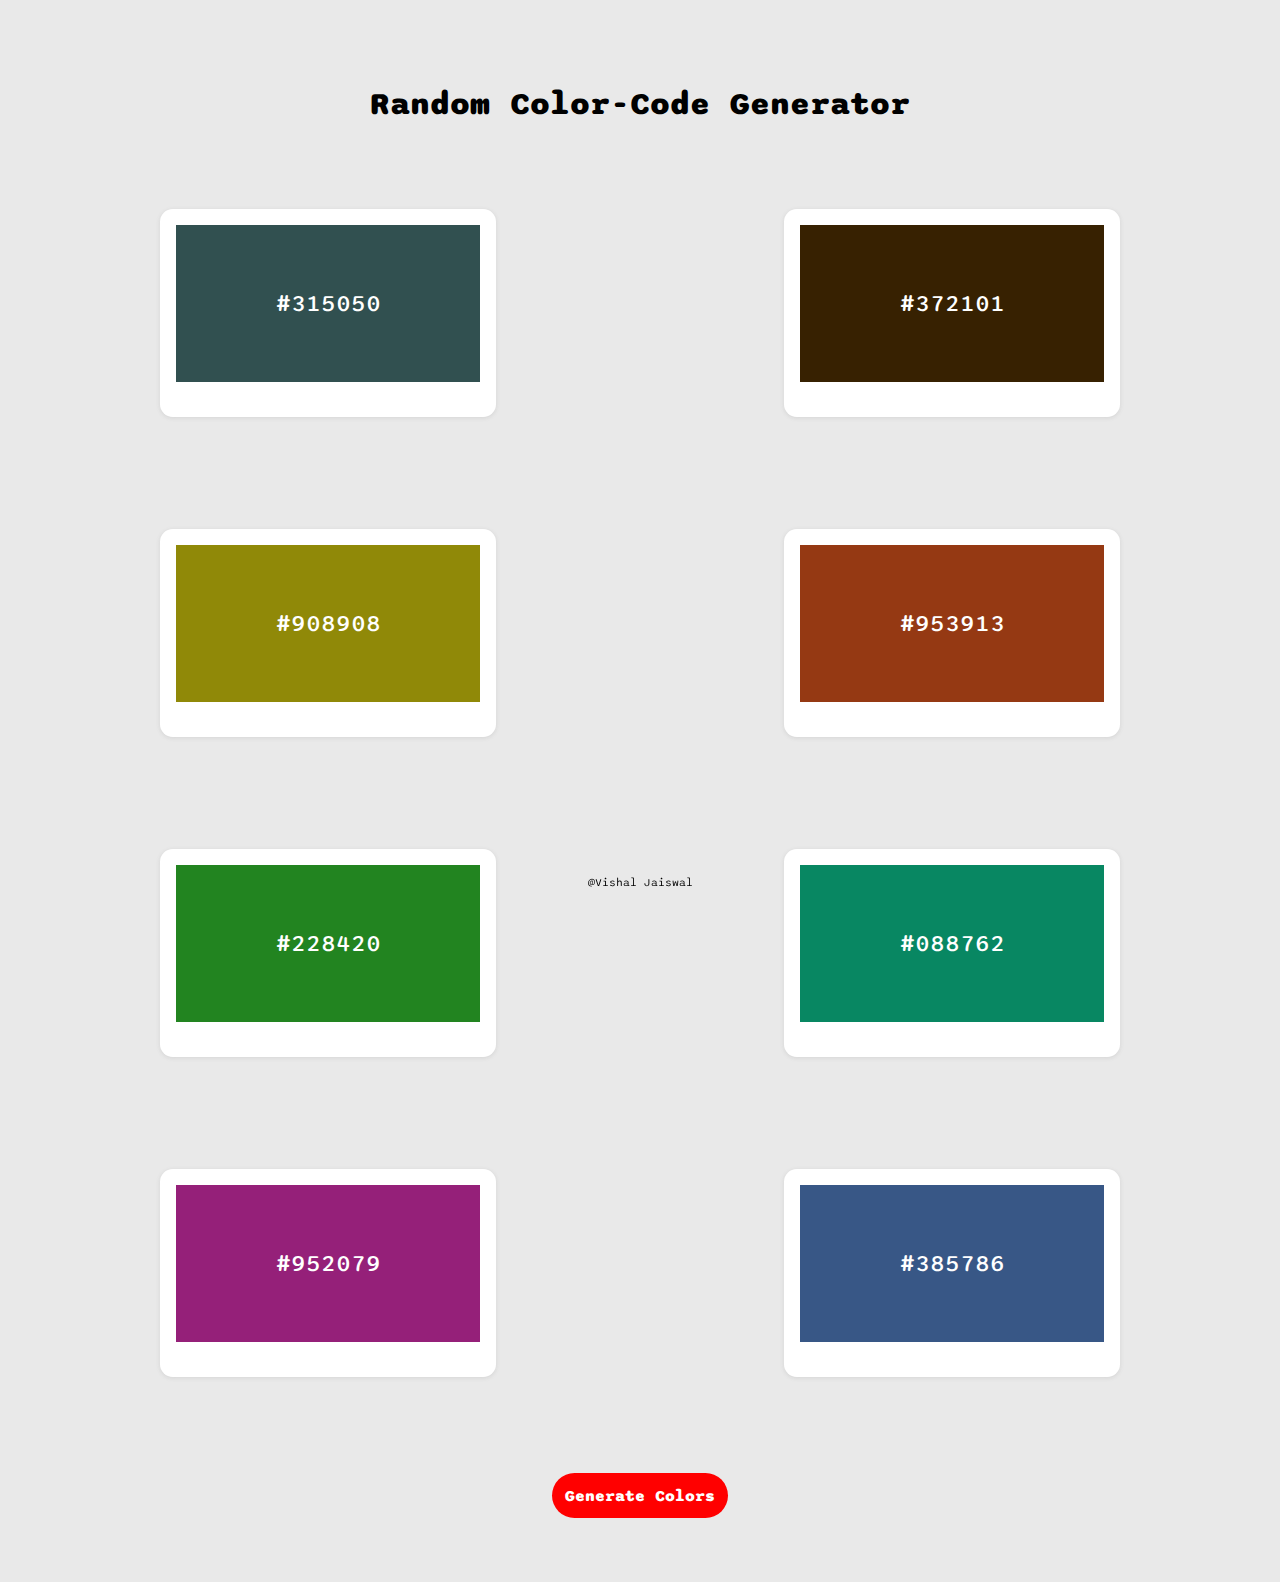
<file: Project-1/index.html>
<!DOCTYPE html>
<html lang="en">
<head>
    <meta charset="UTF-8">
    <meta name="viewport" content="width=device-width, initial-scale=1.0">
    <title>Random Hex Color-Code Generator</title>
    <link rel="stylesheet" href="style.css">
</head>
<body>
    <h1>Random Color-Code Generator</h1>
    <div class="main">
        <div id="color-box">
            <h2>#000000</h2>
        </div>
        <div id="color-box">
            <h2>#000000</h2>
        </div>
        <div id="color-box">
            <h2>#000000</h2>
        </div>
        <div id="color-box">
            <h2>#000000</h2>
        </div>
        <div id="color-box">
            <h2>#000000</h2>
        </div>
        <div id="color-box">
            <h2>#000000</h2>
        </div>
        <div id="color-box">
            <h2>#000000</h2>
        </div>
        <div id="color-box">
            <h2>#000000</h2>
        </div>
        <script src="index.js"></script>
    </div>
    <button onclick={generateColors()}>Generate Colors</button>
    <div class="footer"><p>@Vishal Jaiswal</p></div>

    
</body>
</html>
</file>
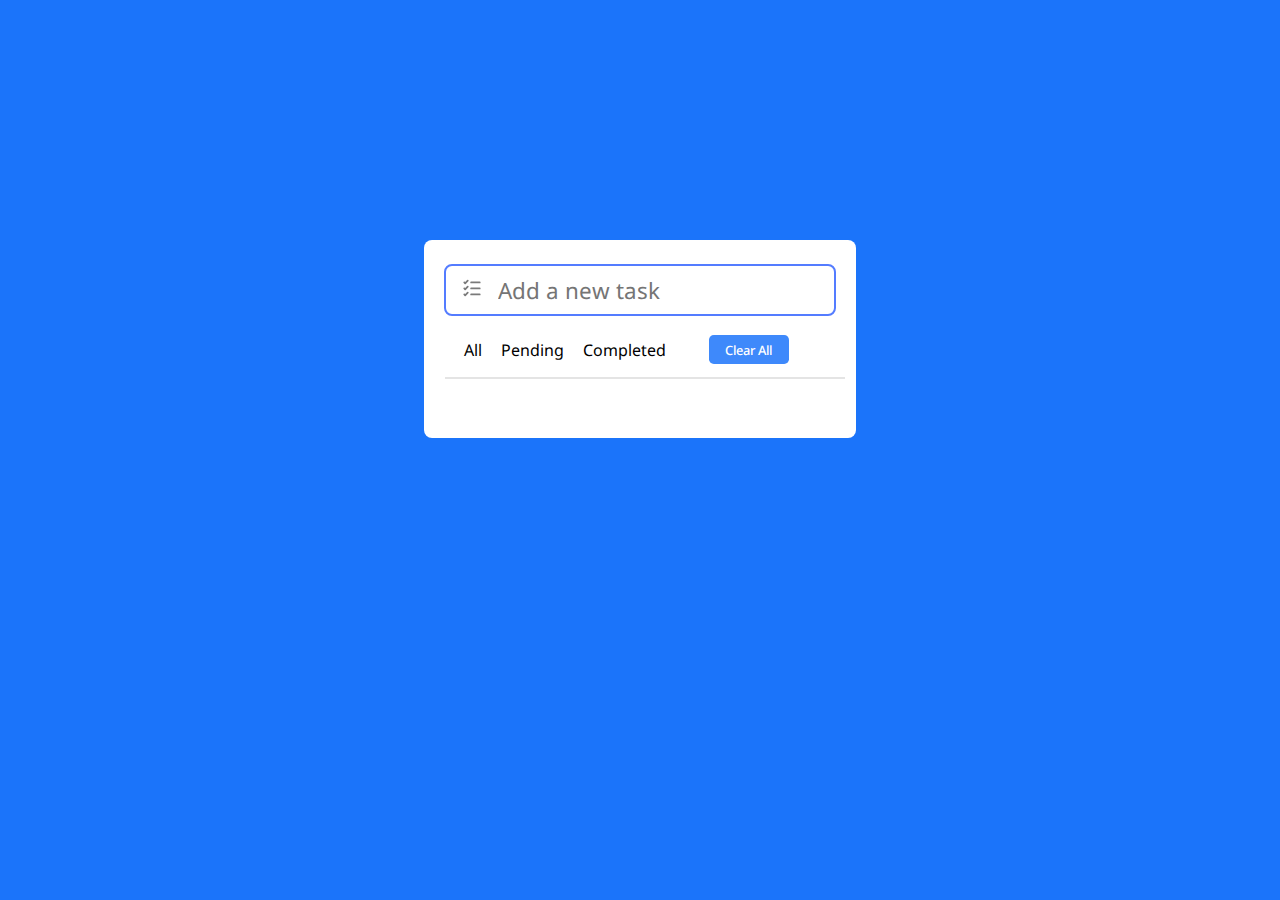
<file: Project-2/index.html>
<!DOCTYPE html>
<html lang="en">
<head>
    <meta charset="UTF-8">
    <meta name="viewport" content="width=device-width, initial-scale=1.0">
    <title>Document</title>
    <link rel="stylesheet" href="style.css">
</head>
<body>
    <div class="wrapper">
        <div class="input">
            <img id="img" src="./svg/task.svg" alt="">
            <input type="text" id="input" placeholder="Add a new task" />
        </div>
        <div class="options">
            <div class="filters">
                <span id="all">All</span>
                <span id="pending">Pending</span>
                <span id="completed">Completed</span>
            </div>
            <button class="clear">Clear All</button>
        </div>
        <div class="tasks">
            <ul class="task-box"></ul>
        </div>
    </div>
    <script src="index.js"></script>
    
</body>
</html>
</file>
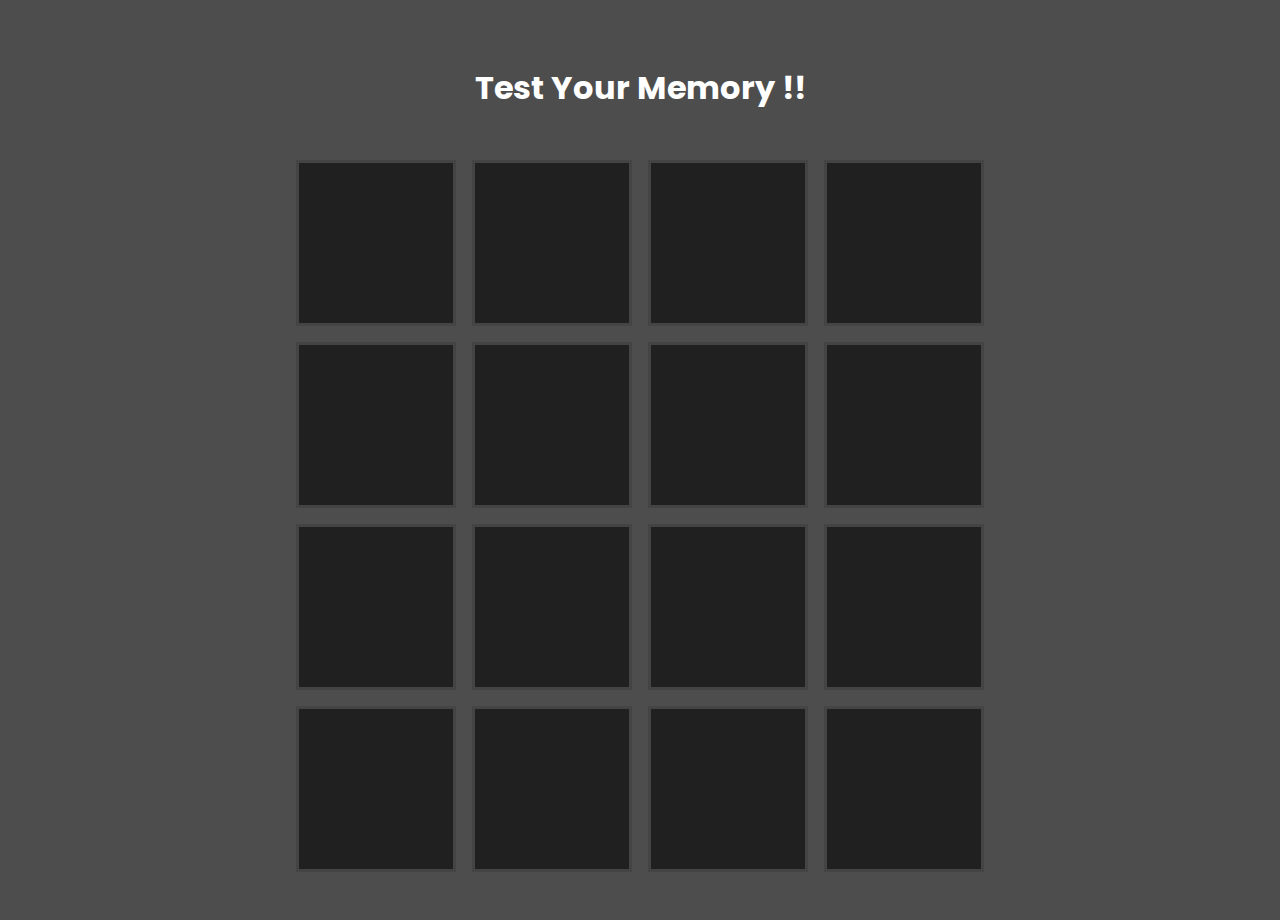
<file: Project-3/index.html>
<!DOCTYPE html>
<html lang="en">
<head>
    <meta charset="UTF-8">
    <meta http-equiv="X-UA-Compatible" content="IE=edge">
    <meta name="viewport" content="width=device-width, initial-scale=1.0">
    <title>Document</title>
    <link rel="stylesheet" href="style.css">
</head>
<body>
    <h1>Test Your Memory !!</h1>
    <div class="tiles">

    </div>

<script src="index.js"></script>
</body>
</html>
</file>
<file: Project-1/style.css>
@import url('https://fonts.googleapis.com/css2?family=Sono:wght@500;700;800&display=swap');

body{
    display: flex;
    flex-direction: column;
    justify-content: center;
    align-items: center;
    margin:4rem 10rem;
    background-color: rgb(233, 233, 233);
    font-family: 'Sono', sans-serif;
    transition: 0.3s;
}
.main{
    display: flex;
    flex-wrap: wrap;
    justify-content: space-between;
    margin-bottom: 3rem;
}
#color-box{
    box-shadow: rgba(107, 107, 107, 0.16) 0px 1px 4px;
    background-color: rgb(255, 255, 255);
    margin-bottom: 3rem;
    margin-top: 4rem;
    height: 13rem;
    width:21rem;
    border-radius: 0.8rem;
    text-align: center;
}
h1{
    font-weight: 800;
}
h2{
    color:white;
    padding: 4rem 1.3rem;
    margin:1rem;
    background-color: black;
    font-weight: 500;
}
button{
    font-family: 'Sono', sans-serif;
    font-weight: 800;
    font-size: 1rem;
    background-color: red;
    color:white;
    border:none;
    width:11rem;
    padding:0.8rem;
    border-radius:8rem;
}
button:hover{
    cursor: pointer;
    background-color: rgb(150, 3, 3);
    transition: 0.3s;
}
.footer{
    position: fixed;
    bottom: 0;
}
p{
    font-size: 0.7rem;
}
</file>
<file: Project-2/style.css>
@import url('https://fonts.googleapis.com/css2?family=Noto+Sans:wght@300;400;500;700;900&display=swap');
*{
    margin: 0;
    padding: 0;
    font-family: 'Noto Sans', sans-serif;
}
body{
    background-color: rgb(27, 116, 250);
}
.wrapper{
    background-color: white;
    display: flex;
    flex-direction: column;
    align-items: center;
    justify-content: center;
    width:25rem;
    margin: 15rem auto;
    padding: 1.5rem 1rem 2.5rem 1rem;
    border-radius:0.5rem;
}
.input{
    position:relative;
}
#img{
    position: absolute;
    width:3rem;
    left:0.2rem;
    color:rgb(219, 17, 17);
}
#input{
    width:20rem;
    height: 3rem;
    font-size: 1.4rem;
    padding:0rem 1rem 0rem 3.2rem;
    outline: none;
    border: 2px solid rgb(84, 124, 255);
    color:rgb(71, 71, 71);
    border-radius:0.5rem ;
}
.options{
    width: 100%;
    display: flex;
    align-items: center;
    margin: 1.2rem 1.2rem 1.2rem 1.8rem;
    border-bottom: 2px solid rgb(228, 228, 228);
    padding-bottom: 0.8rem;
}
.filters{
    display: flex;
    justify-content: space-evenly;
    width:15rem;
    margin-right: 1.5rem;
}
button{
    background-color: rgba(27, 116, 250, 0.849);
    color: white;
    border: none;
    width:5rem;
    height:1.8rem;
    font-size: 0.8rem;
    font-weight: 500;
    border-radius: 0.3rem;
}
.tasks{
    width:100%;
    display: flex;
    justify-content: flex-start;
    align-items: flex-start;
}
ul{
    list-style: none;
}
label{
    position: relative;
    width: 20rem;
    display: flex;
    flex-direction: row;
    padding:0.8rem 0.5rem 0.8rem 0.5rem;
    border-bottom:2px solid rgb(224, 224, 224) ;
    margin-left: 1rem;
    text-transform: capitalize;
}
label > input{
    margin-right: 0.5rem;
}
.setting {
    position: relative;
}
.task-img{
    position: absolute;
    width: 1rem;
    right:2rem;
}
li{
    display: flex;
    align-items: center;
    justify-content: space-evenly;
}
.setting .task-icons{
    background-color: rgb(250, 250, 250);
    box-shadow: rgba(48, 48, 48, 0.2) 0px 8px 24px;
    position: absolute;
    right:-4rem;
    padding: 0.5rem;
    z-index: 1;
    transform: scale(0);
    transform-origin: top left;
    transition: 0.2s ease
}
.setting:hover .task-icons{
    transform: scale(1);
}
#Btn img{
    width: 1rem;
    margin: 0.4rem;
}
span{
    display: flex;
    align-items: center;
    cursor: pointer;
}
.checked{
    text-decoration: line-through;
}
.filters span.active{
    color:rgb(48, 107, 184);
}
</file>
<file: Project-3/style.css>
@import url('https://fonts.googleapis.com/css2?family=Poppins:wght@700&display=swap');
body{
    background-color: rgb(77, 77, 77);
    margin-top: 4rem;
    padding: 0;
    text-align: center;
    font-family: 'Poppins', sans-serif;
}
h1{
    color:white;
}
.tiles{
    margin:3rem auto;
    width: max-content;
    display: grid;
    grid-template-columns: repeat(4, 10rem);
    gap:1rem;
}
.tile{
    height:10rem;
    background-color: rgb(32, 32, 32);
    border: 3px solid rgb(68, 68, 68);
}
</file>
